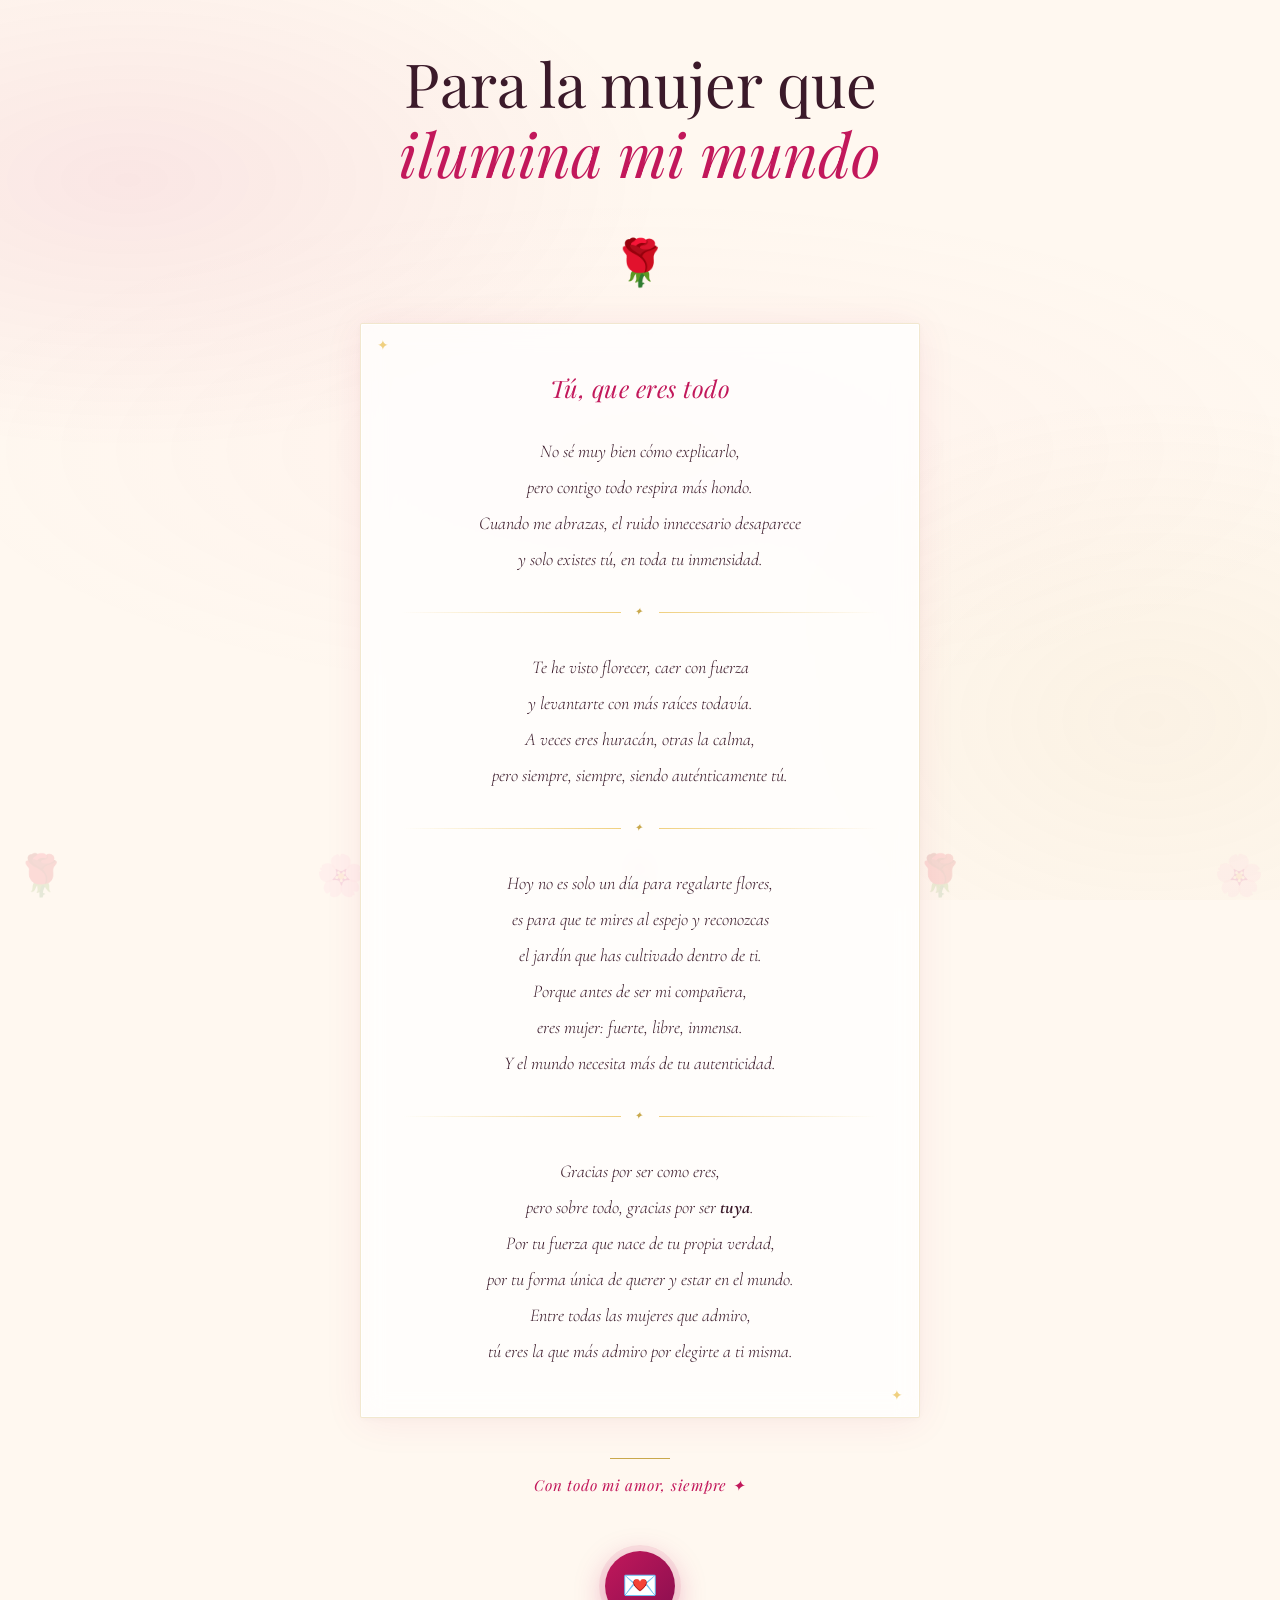
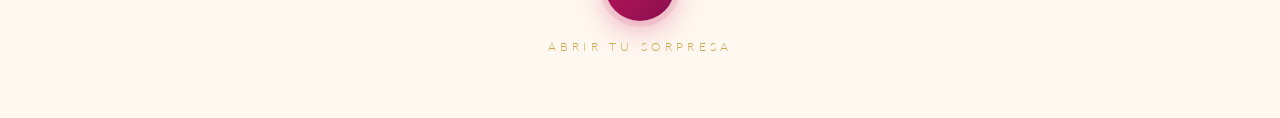
<file: index.html>
<!DOCTYPE html>
<html lang="es">
<head>
<meta charset="UTF-8">
<link rel="icon" href="data:image/svg+xml,<svg xmlns='http://www.w3.org/2000/svg' viewBox='0 0 100 100'><text y='.9em' font-size='90'>🌹</text></svg>">
<meta name="viewport" content="width=device-width, initial-scale=1.0">
<title>Feliz Día de la Mujer | Mi Cami</title>
<link href="https://fonts.googleapis.com/css2?family=Cormorant+Garamond:ital,wght@0,300;0,400;1,300;1,400&family=Playfair+Display:ital,wght@0,400;1,400&family=Lato:wght@100;300&display=swap" rel="stylesheet">
<link rel="stylesheet" href="index.css">
</head>
<body>

<!-- Falling petals -->
<div class="bg-canvas" id="petals"></div>
<div class="bg-gradient"></div>

<div class="bottom-roses">
  <span>🌹</span><span>🌸</span><span>🌷</span><span>🌹</span><span>🌸</span>
</div>

<div class="wrapper">
  <!-- <div class="deco-line"></div>
  <p class="date-tag">Hoy y siempre para ti</p> -->

  <div class="title-block">
    <!-- <p class="title-small">Un poema para ti</p> -->
    <h1 class="title-main">Para la mujer que<br><em>ilumina mi mundo</em></h1>
  </div>

  <span class="rose-center">🌹</span>

  <div class="poem-card">
    <p class="poem-title">Tú, que eres todo</p>

    <div class="poem-body">
        <div class="poem-stanza">
            No sé muy bien cómo explicarlo,<br>
            pero contigo todo respira más hondo.<br>
            Cuando me abrazas, el ruido innecesario desaparece<br>
            y solo existes tú, en toda tu inmensidad.
        </div>
      
        <div class="poem-divider">✦</div>
      
        <div class="poem-stanza">
            Te he visto florecer, caer con fuerza<br>
            y levantarte con más raíces todavía.<br>
            A veces eres huracán, otras la calma,<br>
            pero siempre, siempre, siendo auténticamente tú.
        </div>
      
        <div class="poem-divider">✦</div>
      
        <div class="poem-stanza">
            Hoy no es solo un día para regalarte flores,<br>
            es para que te mires al espejo y reconozcas<br>
            el jardín que has cultivado dentro de ti.<br>
            Porque antes de ser mi compañera,<br>
            eres mujer: fuerte, libre, inmensa.<br>
            Y el mundo necesita más de tu autenticidad.
        </div>
      
        <div class="poem-divider">✦</div>
      
        <div class="poem-stanza">
            Gracias por ser como eres,<br>
            pero sobre todo, gracias por ser <strong>tuya</strong>.<br>
            Por tu fuerza que nace de tu propia verdad,<br>
            por tu forma única de querer y estar en el mundo.<br>
            Entre todas las mujeres que admiro,<br>
            tú eres la que más admiro por elegirte a ti misma.
        </div>
    </div>
  </div>

  <div class="signature">
    <div class="signature-line"></div>
    <p class="signature-text">Con todo mi amor, siempre ✦</p>
  </div>

  <div class="cta-wrap">
    <a href="sorpresa.html" class="cta-btn">
      <div class="cta-icon">💌</div>
      <span class="cta-label">Abrir tu sorpresa</span>
    </a>
  </div>
</div>

<script src="index.js"></script>
</body>
</html>
</file>
<file: index.css>
*, *::before, *::after { box-sizing: border-box; margin: 0; padding: 0; }

  :root {
    --rose: #c2185b;
    --rose-light: #f48fb1;
    --rose-pale: #fce4ec;
    --gold: #c9a84c;
    --gold-light: #f0d080;
    --cream: #fff8f0;
    --dark: #3b1a2a;
  }

  html, body {
    min-height: 100vh;
    background: var(--cream);
    font-family: 'Cormorant Garamond', Georgia, serif;
    overflow-x: hidden;
  }

  /* Animated petal background */
  .bg-canvas {
    position: fixed;
    inset: 0;
    z-index: 0;
    pointer-events: none;
    overflow: hidden;
  }

  .petal {
    position: absolute;
    top: -60px;
    font-size: 1.4rem;
    animation: fall linear infinite;
    opacity: 0.6;
  }

  @keyframes fall {
    0%   { transform: translateY(-60px) rotate(0deg) translateX(0); opacity: 0; }
    10%  { opacity: 0.6; }
    90%  { opacity: 0.4; }
    100% { transform: translateY(110vh) rotate(720deg) translateX(40px); opacity: 0; }
  }

  /* Mesh gradient overlay */
  .bg-gradient {
    position: fixed;
    inset: 0;
    z-index: 0;
    background:
      radial-gradient(ellipse 70% 50% at 10% 20%, rgba(194,24,91,0.08) 0%, transparent 60%),
      radial-gradient(ellipse 60% 60% at 90% 80%, rgba(201,168,76,0.07) 0%, transparent 60%),
      radial-gradient(ellipse 80% 40% at 50% 50%, rgba(244,143,177,0.05) 0%, transparent 70%);
    pointer-events: none;
  }

  /* Main wrapper */
  .wrapper {
    position: relative;
    z-index: 1;
    min-height: 100vh;
    display: flex;
    flex-direction: column;
    align-items: center;
    justify-content: center;
    padding: 3rem 1.5rem 4rem;
  }

  /* Decorative top line */
  .deco-line {
    width: 120px;
    height: 1px;
    background: linear-gradient(90deg, transparent, var(--gold), transparent);
    margin-bottom: 1.2rem;
    animation: fadeIn 1.5s ease forwards;
  }

  .date-tag {
    font-family: 'Lato', sans-serif;
    font-weight: 300;
    font-size: 0.7rem;
    text-align: center;
    letter-spacing: 0.35em;
    color: var(--gold);
    text-transform: uppercase;
    margin-bottom: 1.8rem;
    animation: fadeIn 1.8s ease forwards;
  }

  /* Title */
  .title-block {
    text-align: center;
    margin-bottom: 2.5rem;
    animation: slideUp 1.4s ease forwards;
  }

  .title-small {
    font-family: 'Lato', sans-serif;
    font-weight: 300;
    font-size: 0.72rem;
    letter-spacing: 0.4em;
    color: var(--rose);
    text-transform: uppercase;
    margin-bottom: 0.6rem;
  }

  .title-main {
    font-family: 'Playfair Display', serif;
    font-size: clamp(2.2rem, 6vw, 3.8rem);
    font-weight: 400;
    color: var(--dark);
    line-height: 1.15;
  }

  .title-main em {
    font-style: italic;
    color: var(--rose);
  }

  /* Rose icon center */
  .rose-center {
    font-size: 2.8rem;
    margin: 0.5rem 0 2rem;
    animation: pulse 3s ease-in-out infinite;
    display: block;
    text-align: center;
  }

  @keyframes pulse {
    0%, 100% { transform: scale(1); }
    50% { transform: scale(1.08); }
  }

  /* Poem card */
  .poem-card {
    max-width: 560px;
    width: 100%;
    background: rgba(255,255,255,0.75);
    backdrop-filter: blur(12px);
    border: 1px solid rgba(201,168,76,0.25);
    border-radius: 2px;
    padding: 3rem 2.5rem;
    box-shadow:
      0 4px 40px rgba(194,24,91,0.07),
      0 1px 8px rgba(0,0,0,0.04),
      inset 0 0 0 1px rgba(255,255,255,0.8);
    position: relative;
    animation: slideUp 1.8s ease forwards;
  }

  /* Corner ornaments */
  .poem-card::before, .poem-card::after {
    content: '✦';
    position: absolute;
    color: var(--gold-light);
    font-size: 0.9rem;
  }
  .poem-card::before { top: 0.8rem; left: 1rem; }
  .poem-card::after  { bottom: 0.8rem; right: 1rem; }

  .poem-title {
    font-family: 'Playfair Display', serif;
    font-style: italic;
    font-size: 1.5rem;
    color: var(--rose);
    text-align: center;
    margin-bottom: 1.8rem;
    letter-spacing: 0.02em;
  }

  .poem-body {
    font-size: clamp(1rem, 2.4vw, 1.12rem);
    font-weight: 300;
    font-size: 18px;
    color: var(--dark);
    line-height: 2;
    text-align: center;
    font-style: italic;
  }

  .poem-stanza {
    margin-bottom: 1.6rem;
  }

  .poem-stanza:last-child { margin-bottom: 0; }

  .poem-divider {
    display: flex;
    align-items: center;
    gap: 0.8rem;
    margin: 1.6rem 0;
    justify-content: center;
    color: var(--gold);
    font-size: 0.65rem;
    letter-spacing: 0.25em;
  }
  .poem-divider::before, .poem-divider::after {
    content: '';
    flex: 1;
    height: 1px;
    background: linear-gradient(90deg, transparent, var(--gold-light));
  }
  .poem-divider::after {
    background: linear-gradient(90deg, var(--gold-light), transparent);
  }

  /* Signature */
  .signature {
    text-align: center;
    margin-top: 2.5rem;
    animation: fadeIn 3s ease forwards;
  }
  .signature-line {
    width: 60px;
    height: 1px;
    background: var(--gold);
    margin: 0 auto 1rem;
  }
  .signature-text {
    font-family: 'Playfair Display', serif;
    font-style: italic;
    font-size: 0.95rem;
    color: var(--rose);
    letter-spacing: 0.05em;
  }

  /* CTA button */
  .cta-wrap {
    margin-top: 3.5rem;
    text-align: center;
    animation: fadeIn 4s ease forwards;
  }

  .cta-btn {
    display: inline-flex;
    flex-direction: column;
    align-items: center;
    gap: 0.5rem;
    cursor: pointer;
    text-decoration: none;
    transition: transform 0.3s ease;
  }

  .cta-btn:hover { transform: translateY(-4px); }

  .cta-icon {
    width: 70px;
    height: 70px;
    background: linear-gradient(135deg, var(--rose), #880e4f);
    border-radius: 50%;
    display: flex;
    align-items: center;
    justify-content: center;
    font-size: 1.8rem;
    box-shadow: 0 8px 30px rgba(194,24,91,0.35), 0 0 0 6px rgba(194,24,91,0.08);
    transition: box-shadow 0.3s ease;
  }

  .cta-btn:hover .cta-icon {
    box-shadow: 0 12px 40px rgba(194,24,91,0.5), 0 0 0 10px rgba(194,24,91,0.1);
  }

  .cta-label {
    font-family: 'Lato', sans-serif;
    font-weight: 300;
    font-size: 0.75rem;
    margin-top: 10px;
    letter-spacing: 0.35em;
    color: var(--gold);
    text-transform: uppercase;
  }

  /* Animations */
  @keyframes fadeIn {
    from { opacity: 0; }
    to   { opacity: 1; }
  }

  @keyframes slideUp {
    from { opacity: 0; transform: translateY(28px); }
    to   { opacity: 1; transform: translateY(0); }
  }

  /* Bottom deco */
  .bottom-roses {
    position: fixed;
    bottom: 0;
    left: 0;
    right: 0;
    display: flex;
    justify-content: space-between;
    padding: 0 1rem;
    font-size: 2.5rem;
    opacity: 0.12;
    pointer-events: none;
    z-index: 0;
  }
</file>
